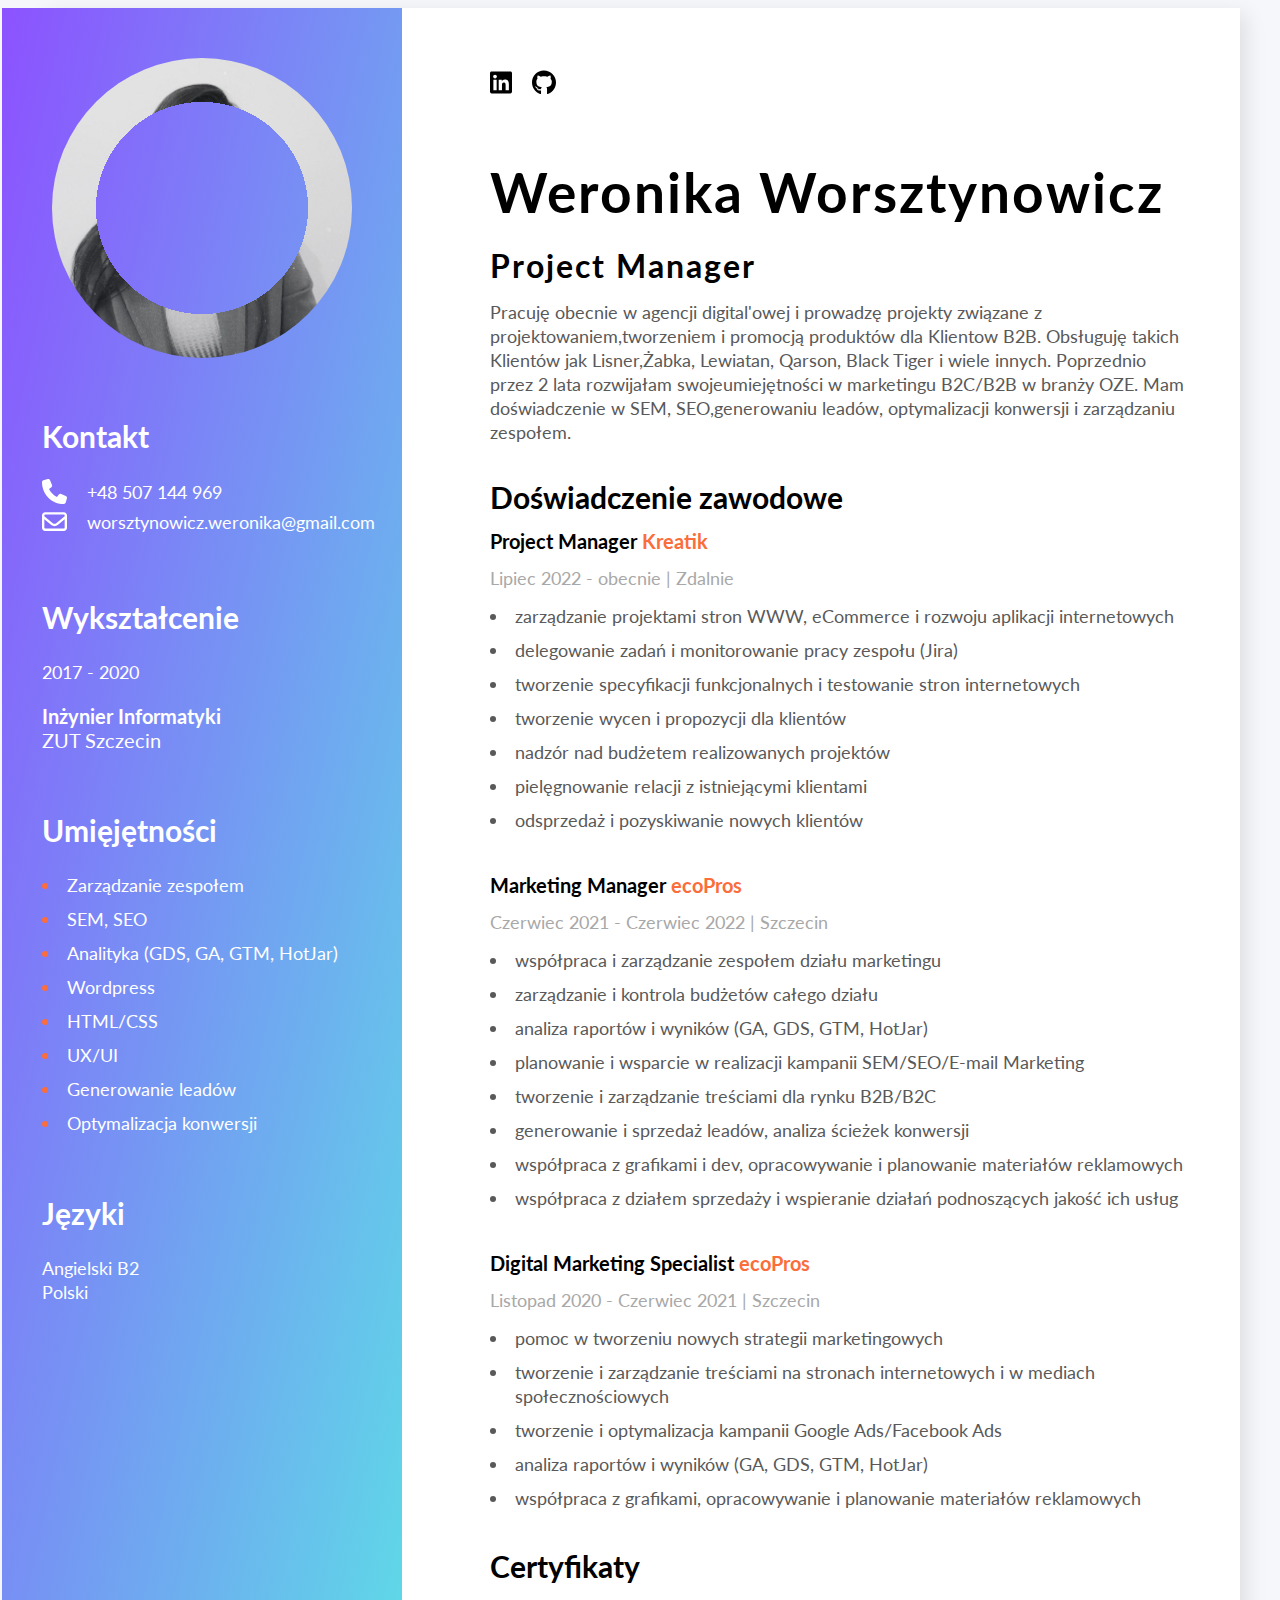
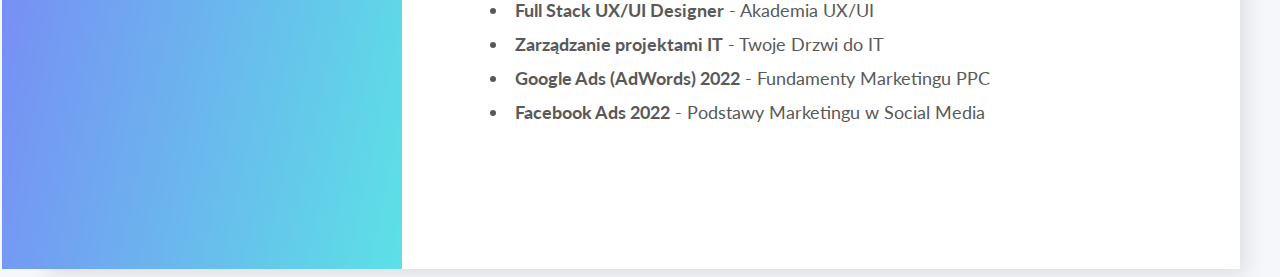
<file: index.html>
<!DOCTYPE html>
<html lang="pl">

<head>
  <meta charset="UTF-8" />
  <meta name="viewport" content="width=device-width, initial-scale=1.0" />
  <title>Weronika Worsztynowicz</title>

  <link href="styles/style.css" rel="stylesheet" />
  <link rel="preconnect" href="https://fonts.googleapis.com">
  <link rel="preconnect" href="https://fonts.gstatic.com" crossorigin>
  <link href="https://fonts.googleapis.com/css2?family=Lato:wght@300;400;700&display=swap" rel="stylesheet">
</head>

<body>
  <script src="script.js"></script>

  <div class="wrapper">
    <main>

      <div class="socials">
        <img class="linkedin" src="assets/linkedin.svg" onclick="redirectToURL('linkedin')">
        <img src="assets/github.svg" onclick="redirectToURL('github')">
      </div>

      <div class="main-description">
        <h1>Weronika Worsztynowicz</h1>
        <h2 class="job-tittle">Project Manager</h2>

        <p class="description">
          Pracuję obecnie w agencji digital'owej i prowadzę projekty związane z projektowaniem,tworzeniem i promocją
          produktów dla Klientow B2B. Obsługuję takich Klientów jak Lisner,Żabka, Lewiatan, Qarson, Black Tiger i wiele
          innych. Poprzednio przez 2 lata rozwijałam swojeumiejętności w marketingu B2C/B2B w branży OZE. Mam
          doświadczenie w SEM, SEO,generowaniu leadów, optymalizacji konwersji i zarządzaniu zespołem.
        </p>
      </div>

      <div>
        <h2 class="header-primary">Doświadczenie zawodowe</h2>
        <h3 class="job-name">
          Project Manager <span class="highlight"> Kreatik</span>
        </h3>
        <p class="job-terms">Lipiec 2022 - obecnie | Zdalnie</p>
        <ul class="job-description">
          <li>
            zarządzanie projektami stron WWW, eCommerce i rozwoju aplikacji internetowych
          </li>
          <li>delegowanie zadań i monitorowanie pracy zespołu (Jira)
          </li>
          <li>tworzenie specyfikacji funkcjonalnych i testowanie stron internetowych
          </li>
          <li>tworzenie wycen i propozycji dla klientów
          </li>
          <li>
            nadzór nad budżetem realizowanych projektów
          </li>
          <li>pielęgnowanie relacji z istniejącymi klientami
          </li>
          <li>odsprzedaż i pozyskiwanie nowych klientów</li>
        </ul>
      </div>

      <div>
        <h3 class="job-name">
          Marketing Manager <span class="highlight">ecoPros</span>
        </h3>
        <p class="job-terms">Czerwiec 2021 - Czerwiec 2022 | Szczecin</p>
        <ul class="job-description">
          <li>
            współpraca i zarządzanie zespołem działu marketingu
          </li>
          <li>zarządzanie i kontrola budżetów całego działu
          </li>
          <li>analiza raportów i wyników (GA, GDS, GTM, HotJar)
          </li>
          <li>planowanie i wsparcie w realizacji kampanii SEM/SEO/E-mail Marketing
          </li>
          <li>tworzenie i zarządzanie treściami dla rynku B2B/B2C
          </li>
          <li>generowanie i sprzedaż leadów, analiza ścieżek konwersji
          </li>
          <li>współpraca z grafikami i dev, opracowywanie i planowanie materiałów reklamowych
          </li>
          <li>współpraca z działem sprzedaży i wspieranie działań podnoszących jakość ich usług</li>
        </ul>
      </div>

      <div>
        <h3 class="job-name">
          Digital Marketing Specialist<span class="highlight"> ecoPros</span>
        </h3>
        <p class="job-terms">Listopad 2020 - Czerwiec 2021 | Szczecin</p>
        <ul class="job-description">
          <li>pomoc w tworzeniu nowych strategii marketingowych
          </li>
          <li>tworzenie i zarządzanie treściami na stronach internetowych i w mediach
            <span class="text-indent">społecznościowych</span>
          </li>
          <li>tworzenie i optymalizacja kampanii Google Ads/Facebook Ads
          </li>
          <li>analiza raportów i wyników (GA, GDS, GTM, HotJar)
          </li>
          <li>współpraca z grafikami, opracowywanie i planowanie materiałów reklamowych</li>
        </ul>
      </div>

      <div>
        <h2 class="header-primary">Certyfikaty</h2>
        <ul class="certificates">
          <li><b>Full Stack UX/UI Designer</b> - Akademia UX/UI
          </li>
          <li><b>Zarządzanie projektami IT</b> - Twoje Drzwi do IT
          </li>
          <li><b>Google Ads (AdWords) 2022</b> - Fundamenty Marketingu PPC
          </li>
          <li><b>Facebook Ads 2022</b> - Podstawy Marketingu w Social Media
          </li>
        </ul>
      </div>
    </main>

    <div class="gradient">
      <aside>
        <div class="photo-box">
          <div class="circle-image">
            <img src="assets/mojezdjeciecv.jpg" alt="mojezdjecie" />
          </div>
        </div>

        <div class="contact-block">
          <h2 class="header-secondary">Kontakt</h2>

          <p class="contact-links">
            <span class="icons-center"> <img src="assets/phone-solid.svg" class="contact-icon"></span>
            <a class="contact-links" href="tel:+48 507 144 969">&nbsp&nbsp +48 507 144 969</a><br />
            <span class="icons-center"><img src="assets/envelope-regular.svg" class="contact-icon"></span>
            <a class="contact-links" href="mailto:">&nbsp&nbsp worsztynowicz.weronika@gmail.com</a>
          </p>
        </div>

        <div class="tech-skills-block">
          <h2 class="header-secondary">Wykształcenie</h2>
          <p class="school-terms">2017 - 2020</p>
          <p class="universitet"><b>Inżynier Informatyki</b><br>ZUT Szczecin</p>
        </div>

        <div class="soft-skills-block">
          <h2 class="header-secondary">Umięjętności</h2>
          <ul class="list-secondary">
            <li><span class="list-secondary-item">Zarządzanie zespołem</span></li>
            <li><span class="list-secondary-item">SEM, SEO</span></li>
            <li><span class="list-secondary-item">Analityka (GDS, GA, GTM, HotJar)</span></li>
            <li><span class="list-secondary-item">Wordpress</span></li>
            <li><span class="list-secondary-item">HTML/CSS</span></li>
            <li><span class="list-secondary-item">UX/UI</span></li>
            <li><span class="list-secondary-item">Generowanie leadów</span></li>
            <li><span class="list-secondary-item">Optymalizacja konwersji</span></li>
          </ul>
        </div>

        <div class="languages">
          <h2 class="header-secondary">Języki</h2>
          <p class="lg">Angielski B2<br>Polski</b></p>
      </aside>
    </div>
  </div>
</body>

</html>
</file>
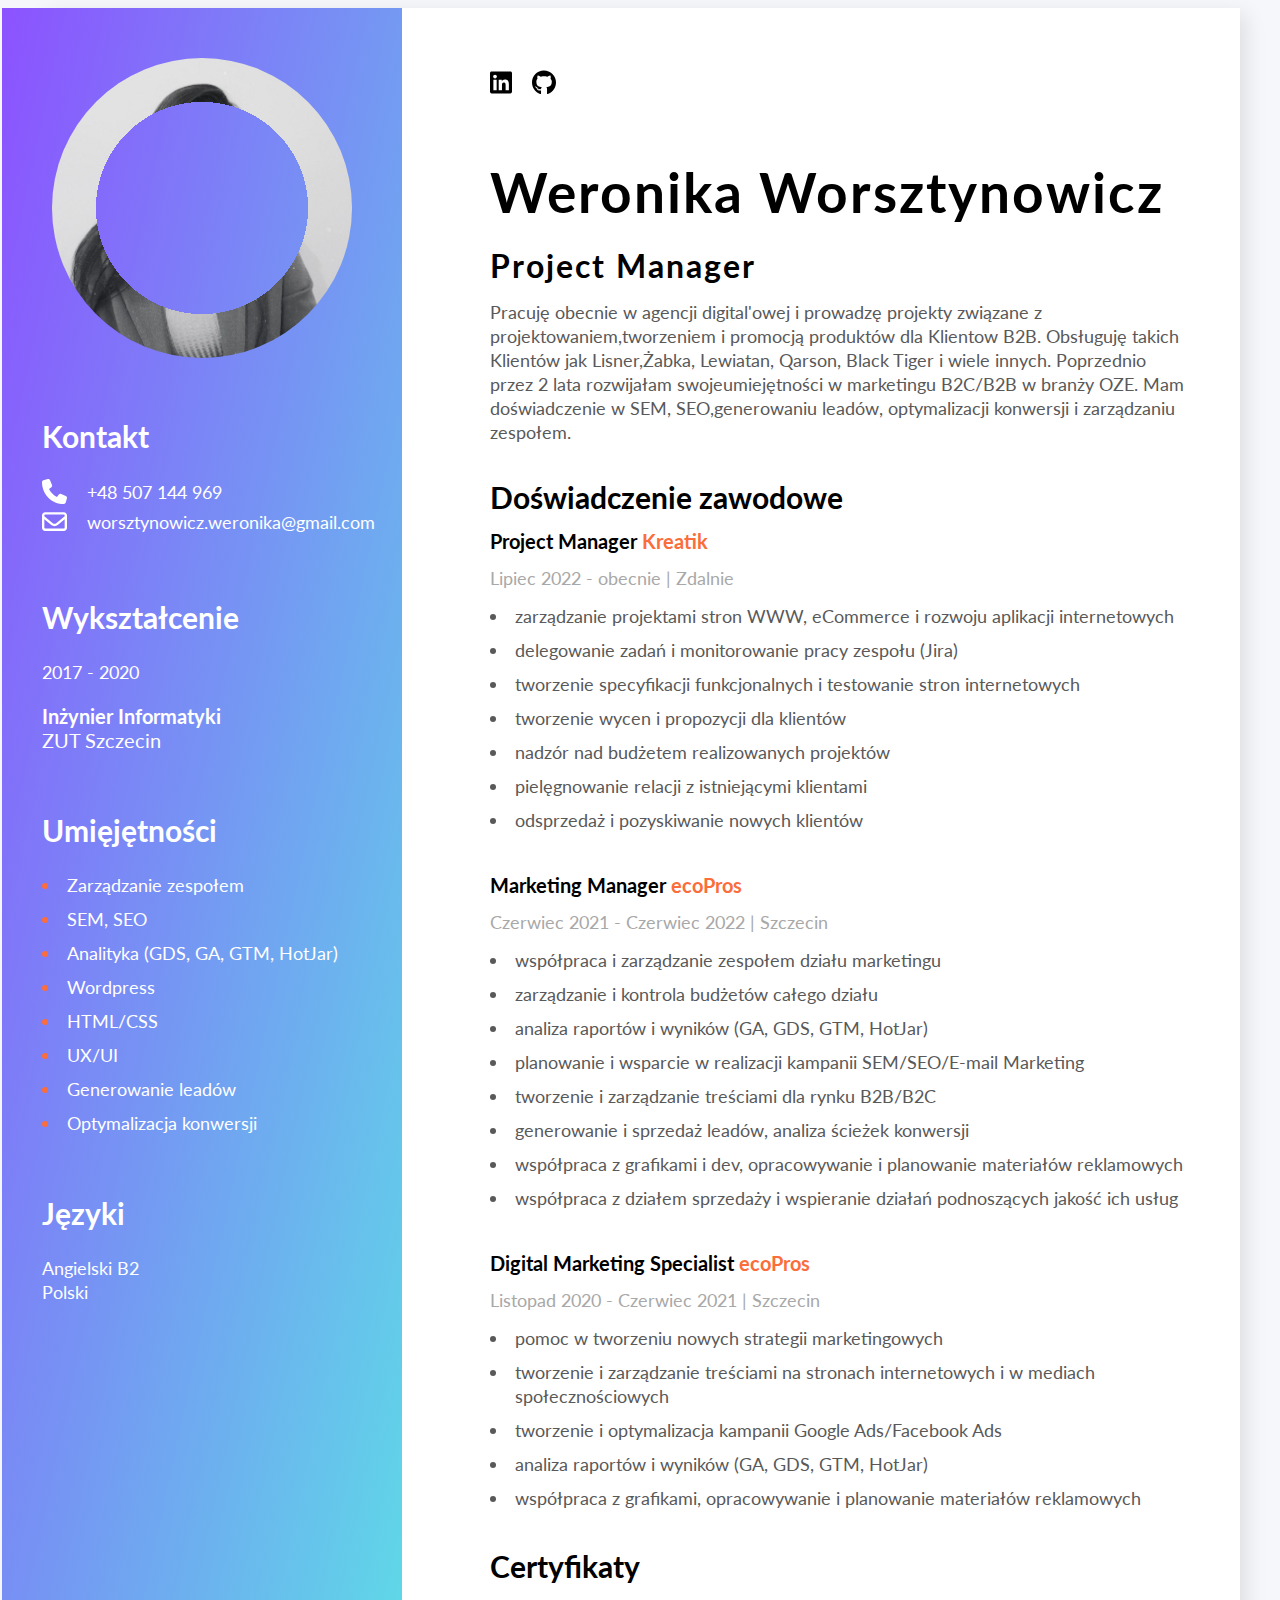
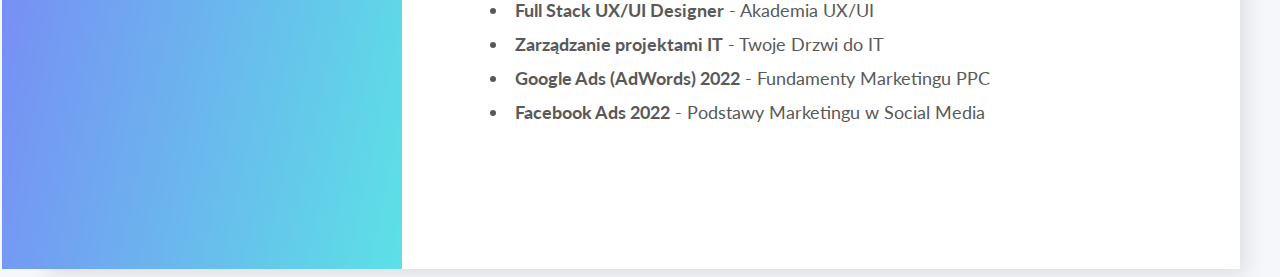
<file: indexkopia.html>
<!DOCTYPE html>
<html lang="pl">

<head>
  <meta charset="UTF-8" />
  <meta name="viewport" content="width=device-width, initial-scale=1.0" />
  <title>Weronika Worsztynowicz</title>

  <link href="stylekopia.css" rel="stylesheet" />
  <link rel="preconnect" href="https://fonts.googleapis.com">
  <link rel="preconnect" href="https://fonts.gstatic.com" crossorigin>
  <link href="https://fonts.googleapis.com/css2?family=Lato:wght@300;400;700&display=swap" rel="stylesheet">
</head>

<body>
  <script src="script.js"></script>

  <div class="wrapper">
    <main>

      <div class="socials">
        <img class="linkedin" src="linkedin.svg" onclick="redirectToURL('linkedin')">
        <img src="github.svg" onclick="redirectToURL('github')">
      </div>

      <div class="main-description">
        <h1>Weronika Worsztynowicz</h1>
        <h2 class="job-tittle">Project Manager</h2>

        <p class="description">
          Pracuję obecnie w agencji digital'owej i prowadzę projekty związane z projektowaniem,tworzeniem i promocją
          produktów dla Klientow B2B. Obsługuję takich Klientów jak Lisner,Żabka, Lewiatan, Qarson, Black Tiger i wiele
          innych. Poprzednio przez 2 lata rozwijałam swojeumiejętności w marketingu B2C/B2B w branży OZE. Mam
          doświadczenie w SEM, SEO,generowaniu leadów, optymalizacji konwersji i zarządzaniu zespołem.
        </p>
      </div>

      <div>
        <h2 class="header-primary">Doświadczenie zawodowe</h2>
        <h3 class="job-name">
          Project Manager <span class="highlight"> Kreatik</span>
        </h3>
        <p class="job-terms">Lipiec 2022 - obecnie | Zdalnie</p>
        <ul class="job-description">
          <li>
            zarządzanie projektami stron WWW, eCommerce i rozwoju aplikacji internetowych
          </li>
          <li>delegowanie zadań i monitorowanie pracy zespołu (Jira)
          </li>
          <li>tworzenie specyfikacji funkcjonalnych i testowanie stron internetowych
          </li>
          <li>tworzenie wycen i propozycji dla klientów
          </li>
          <li>
            nadzór nad budżetem realizowanych projektów
          </li>
          <li>pielęgnowanie relacji z istniejącymi klientami
          </li>
          <li>odsprzedaż i pozyskiwanie nowych klientów</li>
        </ul>
      </div>

      <div>
        <h3 class="job-name">
          Marketing Manager <span class="highlight">ecoPros</span>
        </h3>
        <p class="job-terms">Czerwiec 2021 - Czerwiec 2022 | Szczecin</p>
        <ul class="job-description">
          <li>
            współpraca i zarządzanie zespołem działu marketingu
          </li>
          <li>zarządzanie i kontrola budżetów całego działu
          </li>
          <li>analiza raportów i wyników (GA, GDS, GTM, HotJar)
          </li>
          <li>planowanie i wsparcie w realizacji kampanii SEM/SEO/E-mail Marketing
          </li>
          <li>tworzenie i zarządzanie treściami dla rynku B2B/B2C
          </li>
          <li>generowanie i sprzedaż leadów, analiza ścieżek konwersji
          </li>
          <li>współpraca z grafikami i dev, opracowywanie i planowanie materiałów reklamowych
          </li>
          <li>współpraca z działem sprzedaży i wspieranie działań podnoszących jakość ich usług</li>
        </ul>
      </div>

      <div>
        <h3 class="job-name">
          Digital Marketing Specialist<span class="highlight"> ecoPros</span>
        </h3>
        <p class="job-terms">Listopad 2020 - Czerwiec 2021 | Szczecin</p>
        <ul class="job-description">
          <li>pomoc w tworzeniu nowych strategii marketingowych
          </li>
          <li>tworzenie i zarządzanie treściami na stronach internetowych i w mediach
            <span class="text-indent">społecznościowych</span>
          </li>
          <li>tworzenie i optymalizacja kampanii Google Ads/Facebook Ads
          </li>
          <li>analiza raportów i wyników (GA, GDS, GTM, HotJar)
          </li>
          <li>współpraca z grafikami, opracowywanie i planowanie materiałów reklamowych</li>
        </ul>
      </div>

      <div>
        <h2 class="header-primary">Certyfikaty</h2>
        <ul class="certificates">
          <li><b>Full Stack UX/UI Designer</b> - Akademia UX/UI
          </li>
          <li><b>Zarządzanie projektami IT</b> - Twoje Drzwi do IT
          </li>
          <li><b>Google Ads (AdWords) 2022</b> - Fundamenty Marketingu PPC
          </li>
          <li><b>Facebook Ads 2022</b> - Podstawy Marketingu w Social Media
          </li>
        </ul>
      </div>
    </main>

    <div class="gradient">
      <aside>
        <div class="photo-box">
          <div class="circle-image">
            <img src="mojezdjeciecv.jpg" alt="mojezdjecie" />
          </div>
        </div>

        <div class="contact-block">
          <h2 class="header-secondary">Kontakt</h2>

          <p class="contact-links">
            <span class="icons-center"> <img src="phone-solid.svg" class="contact-icon"></span>
            <a class="contact-links" href="tel:+48 507 144 969">&nbsp&nbsp +48 507 144 969</a><br />
            <span class="icons-center"><img src="envelope-regular.svg" class="contact-icon"></span>
            <a class="contact-links" href="mailto:">&nbsp&nbsp worsztynowicz.weronika@gmail.com</a>
          </p>
        </div>

        <div class="tech-skills-block">
          <h2 class="header-secondary">Wykształcenie</h2>
          <p class="school-terms">2017 - 2020</p>
          <p class="universitet"><b>Inżynier Informatyki</b><br>ZUT Szczecin</p>
        </div>

        <div class="soft-skills-block">
          <h2 class="header-secondary">Umięjętności</h2>
          <ul class="list-secondary">
            <li><span class="list-secondary-item">Zarządzanie zespołem</span></li>
            <li><span class="list-secondary-item">SEM, SEO</span></li>
            <li><span class="list-secondary-item">Analityka (GDS, GA, GTM, HotJar)</span></li>
            <li><span class="list-secondary-item">Wordpress</span></li>
            <li><span class="list-secondary-item">HTML/CSS</span></li>
            <li><span class="list-secondary-item">UX/UI</span></li>
            <li><span class="list-secondary-item">Generowanie leadów</span></li>
            <li><span class="list-secondary-item">Optymalizacja konwersji</span></li>
          </ul>
        </div>

        <div class="languages">
          <h2 class="header-secondary">Języki</h2>
          <p class="lg">Angielski B2<br>Polski</b></p>
      </aside>
    </div>
  </div>
</body>

</html>
</file>
<file: styles/style.css>
body {
	background: #f5f7fa;
	font-family: 'Lato', sans-serif;
}

.gradient {
	background-image: linear-gradient(to bottom right, #8c52ff, #5ce1e6);
}

.wrapper {
	display: flex;
	flex-direction: row-reverse;
	width: 1200px;
	justify-content: center;
	margin: 0 auto;
	background: #ffffff;
	box-shadow: 6px 6px 20px 0px rgba(0, 0, 0, 0.1);
}

aside {
	width: 400px;
}

.circle-image {
	width: 300px; /* Dostosuj rozmiar koła do swoich preferencji */
	height: 300px;
	border-radius: 50%; /* Ustawienie zaokrąglonych krawędzi, aby utworzyć koło */
	overflow: hidden; /* Ukrycie części obrazu, która wykracza poza granice koła */
}

.circle-image img {
	width: 100%; /* Dostosowanie rozmiaru obrazu do wymiarów div.circle-image */
	height: 100%;
	object-fit: cover; /* Zapewnienie, że obraz zostanie przycięty do pełnego wykorzystania miejsca wewnątrz koła */
	object-position: center; /* Wyśrodkowanie obrazu wewnątrz koła */
	mask-image: radial-gradient(
		circle,
		transparent 50%,
		white 50%
	); /* Zastosowanie maski, aby zmienić kształt obrazu na koło */
	mask-mode: alpha; /* Ustawienie trybu maski na alpha, aby przeźroczystość była uwzględniana */
}

.photo-box {
	display: flex;
	justify-content: center;
	margin-top: 50px;
}

.header-secondary {
	color: #ffffff;
	font-size: 30px;
}

.contact-links {
	color: #ffffff;
	font-size: 18px;
	line-height: 24px;
	text-decoration: none;
}

.contact-icon {
	width: 25px;
	height: 25px;
}

.icons-center {
	vertical-align: middle;
}

.socials {
	margin-top: -40px;
	margin-bottom: 70px;
	width: 25px;
	height: 25px;
	display: flex;
}

.linkedin {
	margin-right: 20px;
}

.phone {
	color: red;
}

.list-secondary {
	color: #fb6d3a;
	font-size: 18px;
	line-height: 24px;
	margin-left: 0px;
	padding: 0px;
	list-style-position: inside;
}

.list-secondary-item {
	color: #ffffff;
}

li {
	margin-bottom: 10px;
}

.contact-block {
	margin-top: 60px;
	margin-left: 40px;
}

.tech-skills-block {
	margin-top: 60px;
	margin-left: 40px;
}

.soft-skills-block {
	margin-top: 60px;
	margin-left: 40px;
}

.languages {
	margin-top: 60px;
	margin-left: 40px;
}

.lg {
	color: white;
	font-size: 18px;
	line-height: 24px;
	margin-left: 0px;
	padding: 0px;
}

.school-terms {
	color: white;
	font-size: 18px;
	margin-bottom: 10px;
	line-height: 24px;
	margin-left: 0px;
	padding: 0px;
}

.universitet {
	color: white;
	font-size: 20px;
	line-height: 24px;
	margin-left: 0px;
	padding: 0px;
}

main {
	padding: 102px 88px 102px 88px;
}

.main-description {
	width: 700px;
	letter-spacing: 2px;
}

.job-tittle {
	font-weight: 700;
	font-size: 32px;
	line-height: 17px;
}

h1 {
	font-weight: 700;
	font-size: 55px;
	line-height: 55px;
}

.description {
	color: #595959;
	font-weight: 400;
	font-size: 18px;
	line-height: 24px;
	margin-bottom: 40px;
	letter-spacing: 0px;
}

.projects {
	width: 700px;
}

.header-primary {
	font-weight: 700;
	font-size: 30px;
	line-height: 27px;
	margin-bottom: 12px;
}

.list-primary {
	color: #000000;
	font-weight: 700;
	font-size: 18px;
	line-height: 24px;
	padding-left: 0px;
	list-style-position: inside;
	margin-bottom: 51px;
}

.list-primary-item {
	font-weight: 400;
	font-size: 18px;
	line-height: 24px;
	color: #595959;
	text-decoration: none;
}

.job-name {
	font-weight: 700;
	font-size: 20px;
	line-height: 20px;
}

.highlight {
	color: #fb6d3a;
}

.job-terms {
	font-weight: 400;
	font-size: 18px;
	line-height: 15px;
	color: #a8a8a8;
}

.job-description {
	font-weight: 400;
	font-size: 18px;
	line-height: 24px;
	color: #595959;
	padding-left: 0px;
	list-style-position: inside;
	margin-bottom: 43px;
}

.certificates {
	font-weight: 400;
	font-size: 18px;
	line-height: 24px;
	color: #595959;
	padding-left: 0px;
	list-style-position: inside;
	margin-bottom: 43px;
}

.text-indent {
	margin-left: 25px;
}
</file>
<file: stylekopia.css>
body {
	background: #f5f7fa;
	font-family: 'Lato', sans-serif;
}

.gradient {
	background-image: linear-gradient(to bottom right, #8c52ff, #5ce1e6);
}

.wrapper {
	display: flex;
	flex-direction: row-reverse;
	width: 1200px;
	justify-content: center;
	margin: 0 auto;
	background: #ffffff;
	box-shadow: 6px 6px 20px 0px rgba(0, 0, 0, 0.1);
}

aside {
	width: 400px;
}

.circle-image {
	width: 300px; /* Dostosuj rozmiar koła do swoich preferencji */
	height: 300px;
	border-radius: 50%; /* Ustawienie zaokrąglonych krawędzi, aby utworzyć koło */
	overflow: hidden; /* Ukrycie części obrazu, która wykracza poza granice koła */
}

.circle-image img {
	width: 100%; /* Dostosowanie rozmiaru obrazu do wymiarów div.circle-image */
	height: 100%;
	object-fit: cover; /* Zapewnienie, że obraz zostanie przycięty do pełnego wykorzystania miejsca wewnątrz koła */
	object-position: center; /* Wyśrodkowanie obrazu wewnątrz koła */
	mask-image: radial-gradient(
		circle,
		transparent 50%,
		white 50%
	); /* Zastosowanie maski, aby zmienić kształt obrazu na koło */
	mask-mode: alpha; /* Ustawienie trybu maski na alpha, aby przeźroczystość była uwzględniana */
}

.photo-box {
	display: flex;
	justify-content: center;
	margin-top: 50px;
}

.header-secondary {
	color: #ffffff;
	font-size: 30px;
}

.contact-links {
	color: #ffffff;
	font-size: 18px;
	line-height: 24px;
	text-decoration: none;
}

.contact-icon {
	width: 25px;
	height: 25px;
}

.icons-center {
	vertical-align: middle;
}

.socials {
	margin-top: -40px;
	margin-bottom: 70px;
	width: 25px;
	height: 25px;
	display: flex;
}

.linkedin {
	margin-right: 20px;
}

.phone {
	color: red;
}

.list-secondary {
	color: #fb6d3a;
	font-size: 18px;
	line-height: 24px;
	margin-left: 0px;
	padding: 0px;
	list-style-position: inside;
}

.list-secondary-item {
	color: #ffffff;
}

li {
	margin-bottom: 10px;
}

.contact-block {
	margin-top: 60px;
	margin-left: 40px;
}

.tech-skills-block {
	margin-top: 60px;
	margin-left: 40px;
}

.soft-skills-block {
	margin-top: 60px;
	margin-left: 40px;
}

.languages {
	margin-top: 60px;
	margin-left: 40px;
}

.lg {
	color: white;
	font-size: 18px;
	line-height: 24px;
	margin-left: 0px;
	padding: 0px;
}

.school-terms {
	color: white;
	font-size: 18px;
	margin-bottom: 10px;
	line-height: 24px;
	margin-left: 0px;
	padding: 0px;
}

.universitet {
	color: white;
	font-size: 20px;
	line-height: 24px;
	margin-left: 0px;
	padding: 0px;
}

main {
	padding: 102px 88px 102px 88px;
}

.main-description {
	width: 700px;
	letter-spacing: 2px;
}

.job-tittle {
	font-weight: 700;
	font-size: 32px;
	line-height: 17px;
}

h1 {
	font-weight: 700;
	font-size: 55px;
	line-height: 55px;
}

.description {
	color: #595959;
	font-weight: 400;
	font-size: 18px;
	line-height: 24px;
	margin-bottom: 40px;
	letter-spacing: 0px;
}

.projects {
	width: 700px;
}

.header-primary {
	font-weight: 700;
	font-size: 30px;
	line-height: 27px;
	margin-bottom: 12px;
}

.list-primary {
	color: #000000;
	font-weight: 700;
	font-size: 18px;
	line-height: 24px;
	padding-left: 0px;
	list-style-position: inside;
	margin-bottom: 51px;
}

.list-primary-item {
	font-weight: 400;
	font-size: 18px;
	line-height: 24px;
	color: #595959;
	text-decoration: none;
}

.job-name {
	font-weight: 700;
	font-size: 20px;
	line-height: 20px;
}

.highlight {
	color: #fb6d3a;
}

.job-terms {
	font-weight: 400;
	font-size: 18px;
	line-height: 15px;
	color: #a8a8a8;
}

.job-description {
	font-weight: 400;
	font-size: 18px;
	line-height: 24px;
	color: #595959;
	padding-left: 0px;
	list-style-position: inside;
	margin-bottom: 43px;
}

.certificates {
	font-weight: 400;
	font-size: 18px;
	line-height: 24px;
	color: #595959;
	padding-left: 0px;
	list-style-position: inside;
	margin-bottom: 43px;
}

.text-indent {
	margin-left: 25px;
}
</file>
